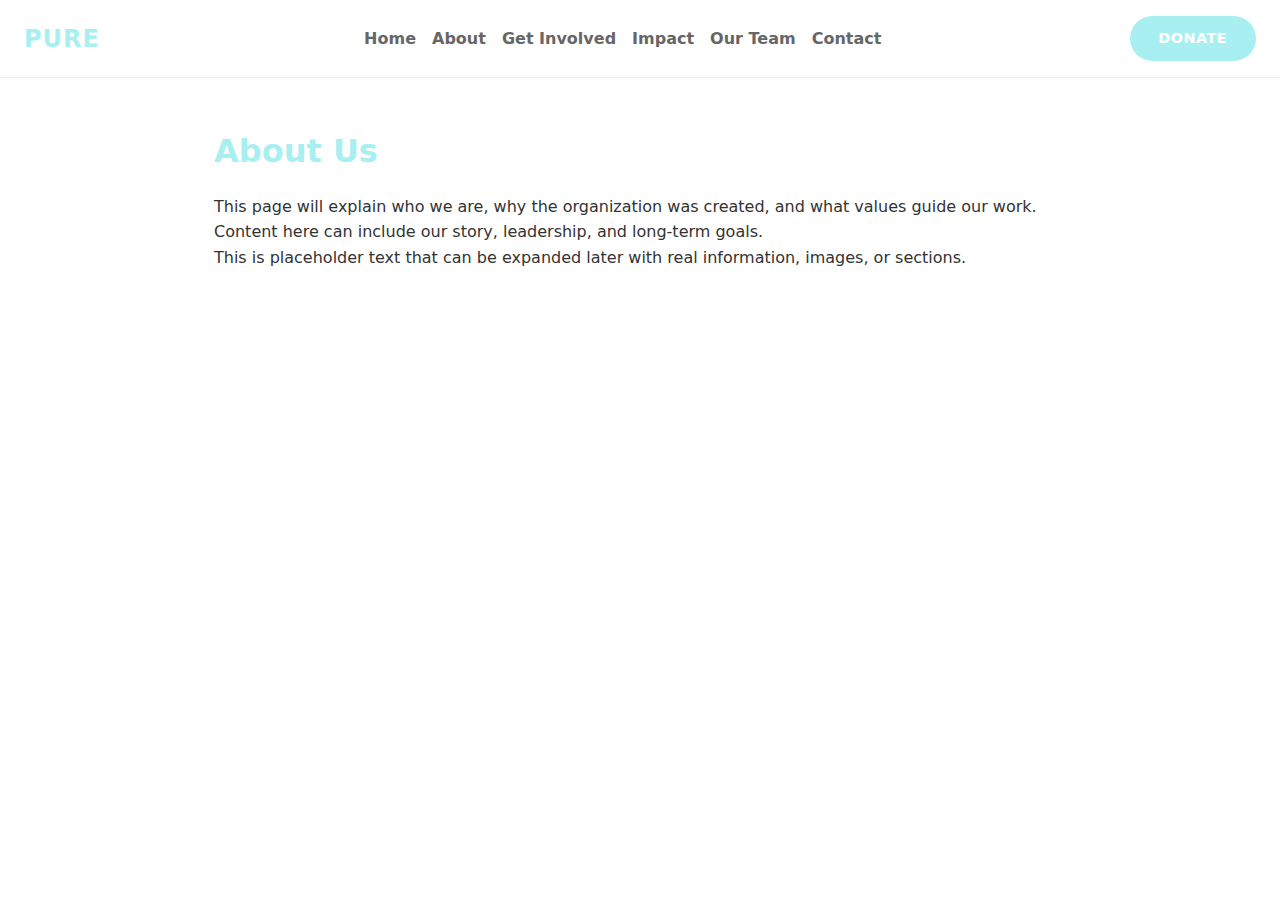
<file: Pages/about.html>
<!DOCTYPE html>
<html lang="en">
<head>
  <meta charset="UTF-8" />
  <meta name="viewport" content="width=device-width, initial-scale=1.0" />
  <meta name="author" content="Jason Nguyen">
  <meta name="contact" content="jasonnugget09@gmail.com">
  <title>PurePatients - About Us</title>

  <!-- IMPORTANT: ../ goes up one folder -->
  <link rel="stylesheet" href="../Style/style.css">
</head>
<body>

  <header>
    <a href="../index.html" style="text-decoration: none;">
        <div class="logo">PURE</div>

    <nav>
      <a href="../index.html">Home</a>
      <a href="about.html">About</a>
      <a href="get-involved.html">Get Involved</a>
      <a href="impact.html">Impact</a>
      <!-- <a href="Pages/giving-tree.html">Giving Tree</a> -->
      <a href="our-team.html">Our Team</a>
      <a href="contact.html">Contact</a>
    </nav>

    <a href="#" class="donate-btn">DONATE</a>
  </header>

  <main style="max-width: 900px; margin: 3rem auto; padding: 0 1.5rem;">
    <h1 style="color:#A7EFF1; margin-bottom:1rem;">About Us</h1>

    <p>
      This page will explain who we are, why the organization was created,
      and what values guide our work. Content here can include our story,
      leadership, and long-term goals.
    </p>

    <p>
      This is placeholder text that can be expanded later with real
      information, images, or sections.
    </p>
  </main>

</body>
</html>
</file>
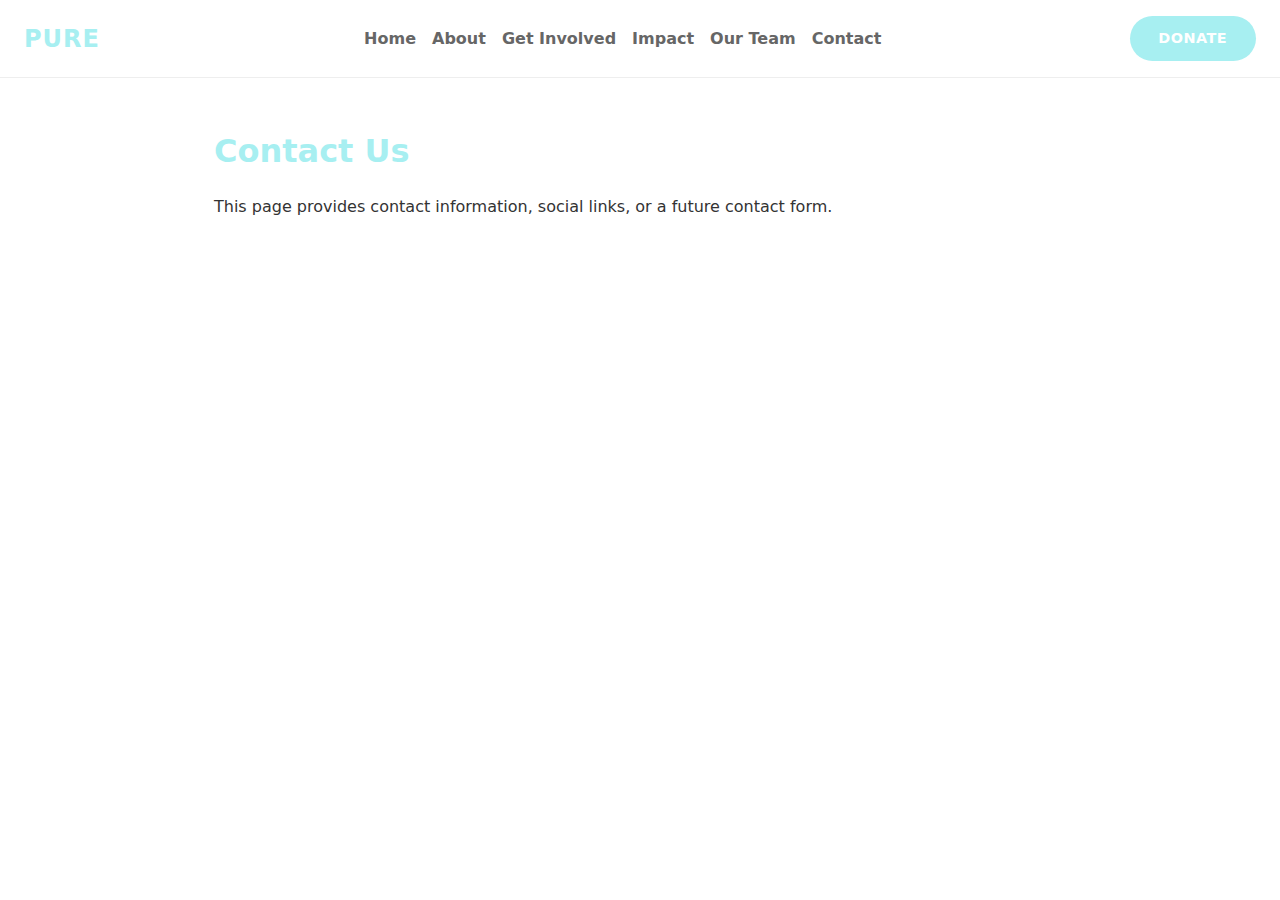
<file: Pages/contact.html>
<!DOCTYPE html>
<html lang="en">
<head>
  <meta charset="UTF-8" />
  <meta name="viewport" content="width=device-width, initial-scale=1.0" />
  <meta name="author" content="Jason Nguyen">
  <meta name="contact" content="jasonnugget09@gmail.com">
  <title>PurePatients - Contact</title>

  <!-- IMPORTANT: ../ goes up one folder -->
  <link rel="stylesheet" href="../Style/style.css">
</head>
<body>

  <header>
    <a href="../index.html" style="text-decoration: none;">
        <div class="logo">PURE</div>
    <nav>
      <a href="../index.html">Home</a>
      <a href="about.html">About</a>
      <a href="get-involved.html">Get Involved</a>
      <a href="impact.html">Impact</a>
      <!-- <a href="Pages/giving-tree.html">Giving Tree</a> -->
      <a href="our-team.html">Our Team</a>
      <a href="contact.html">Contact</a>
    </nav>

    <a href="#" class="donate-btn">DONATE</a>
  </header>

  <main style="max-width: 900px; margin: 3rem auto; padding: 0 1.5rem;">
    <h1 style="color:#A7EFF1; margin-bottom:1rem;">Contact Us</h1>
    <p>
      This page provides contact information, social links, or a future
      contact form.
    </p>
  </main>

</body>
</html>
</file>
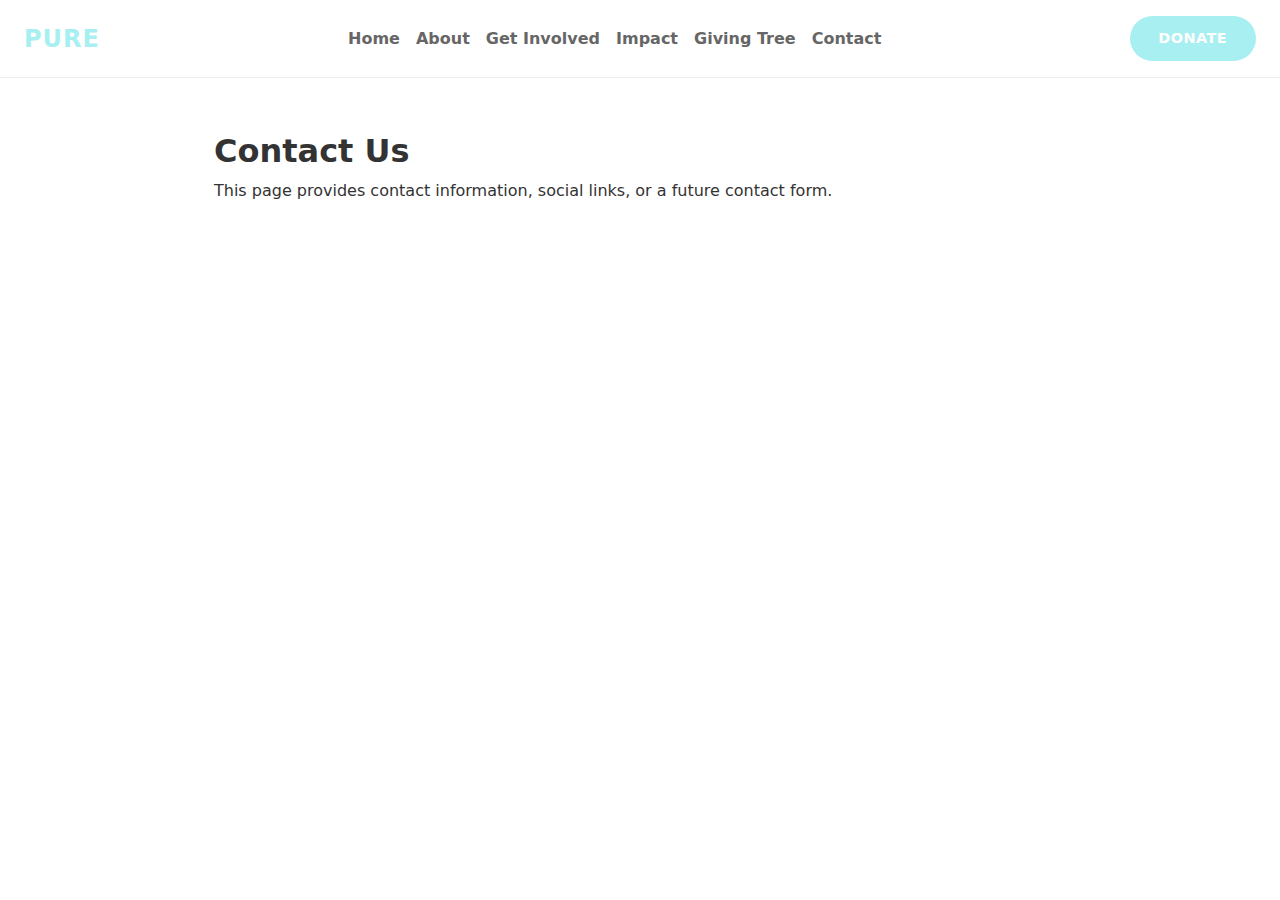
<file: Pages/get-involved.html>
<!DOCTYPE html>
<html lang="en">
<head>
  <meta charset="UTF-8" />
  <meta name="viewport" content="width=device-width, initial-scale=1.0" />
  <title>Get Involved</title>

  <!-- IMPORTANT: ../ goes up one folder -->
  <link rel="stylesheet" href="../Style/style.css">
</head>
<body>

  <header>
    <div class="logo">PURE</div>

    <nav>
      <a href="../index.html">Home</a>
      <a href="about.html">About</a>
      <a href="get-involved.html">Get Involved</a>
      <a href="impact.html">Impact</a>
      <a href="giving-tree.html">Giving Tree</a>
      <a href="contact.html">Contact</a>
    </nav>

    <a href="#" class="donate-btn">DONATE</a>
  </header>

  <main style="max-width: 900px; margin: 3rem auto; padding: 0 1.5rem;">
    <h1>Contact Us</h1>
    <p>
      This page provides contact information, social links, or a future
      contact form.
    </p>
  </main>

</body>
</html>
</file>
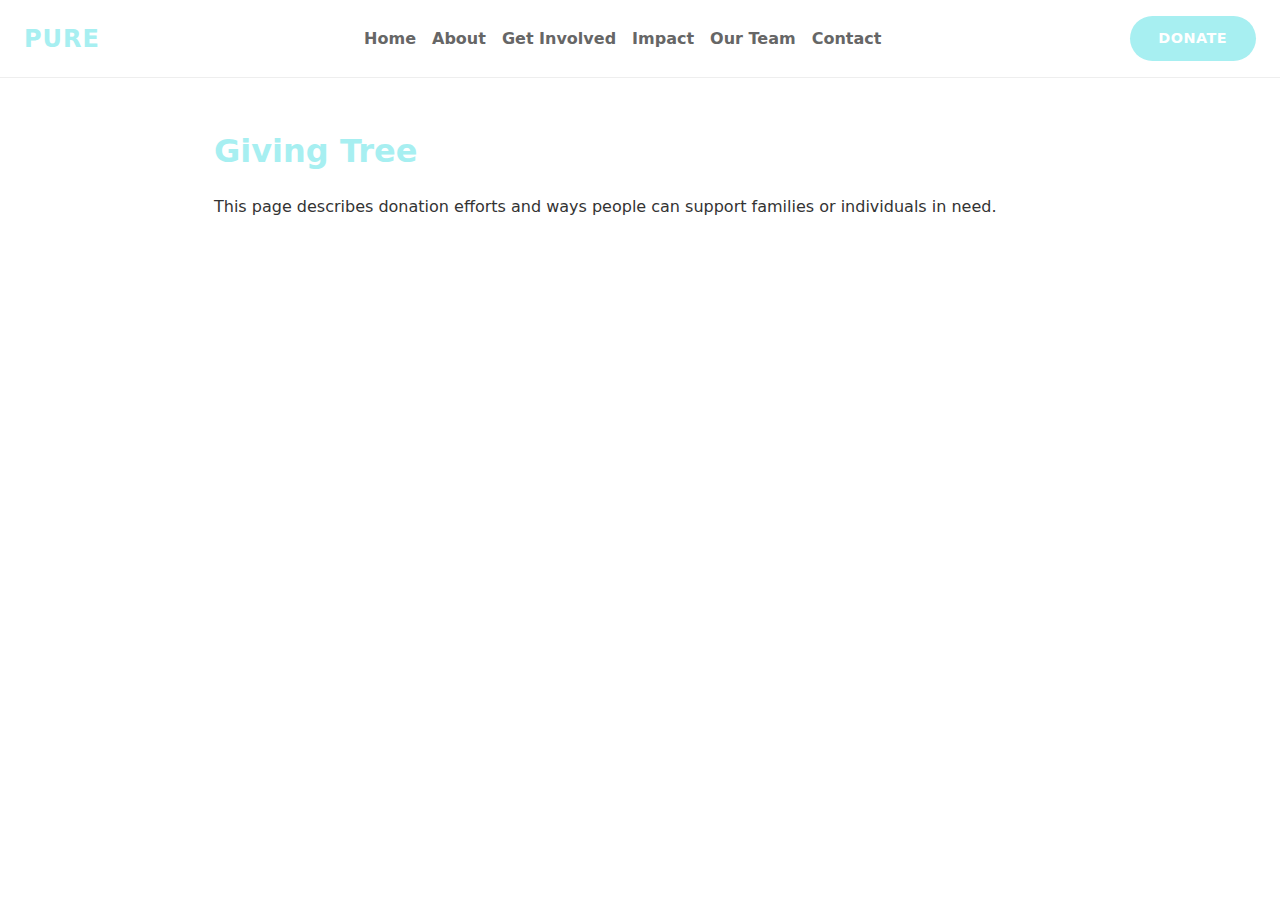
<file: Pages/giving-tree.html>
<!DOCTYPE html>
<html lang="en">
<head>
  <meta charset="UTF-8" />
  <meta name="viewport" content="width=device-width, initial-scale=1.0" />
  <meta name="author" content="Jason Nguyen">
  <meta name="contact" content="jasonnugget09@gmail.com">
  <title>PurePatients - Giving Tree</title>

  <!-- IMPORTANT: ../ goes up one folder -->
  <link rel="stylesheet" href="../Style/style.css">
</head>
<body>

  <header>
    <a href="../index.html" style="text-decoration: none;">
        <div class="logo">PURE</div>
    <nav>
      <a href="../index.html">Home</a>
      <a href="about.html">About</a>
      <a href="get-involved.html">Get Involved</a>
      <a href="impact.html">Impact</a>
      <!-- <a href="Pages/giving-tree.html">Giving Tree</a> -->
      <a href="our-team.html">Our Team</a>
      <a href="contact.html">Contact</a>
    </nav>

    <a href="#" class="donate-btn">DONATE</a>
  </header>

  <main style="max-width: 900px; margin: 3rem auto; padding: 0 1.5rem;">
    <h1 style="color:#A7EFF1; margin-bottom:1rem;">Giving Tree</h1>
    <p>
      This page describes donation efforts and ways people can support
      families or individuals in need.
    </p>
  </main>

</body>
</html>
</file>
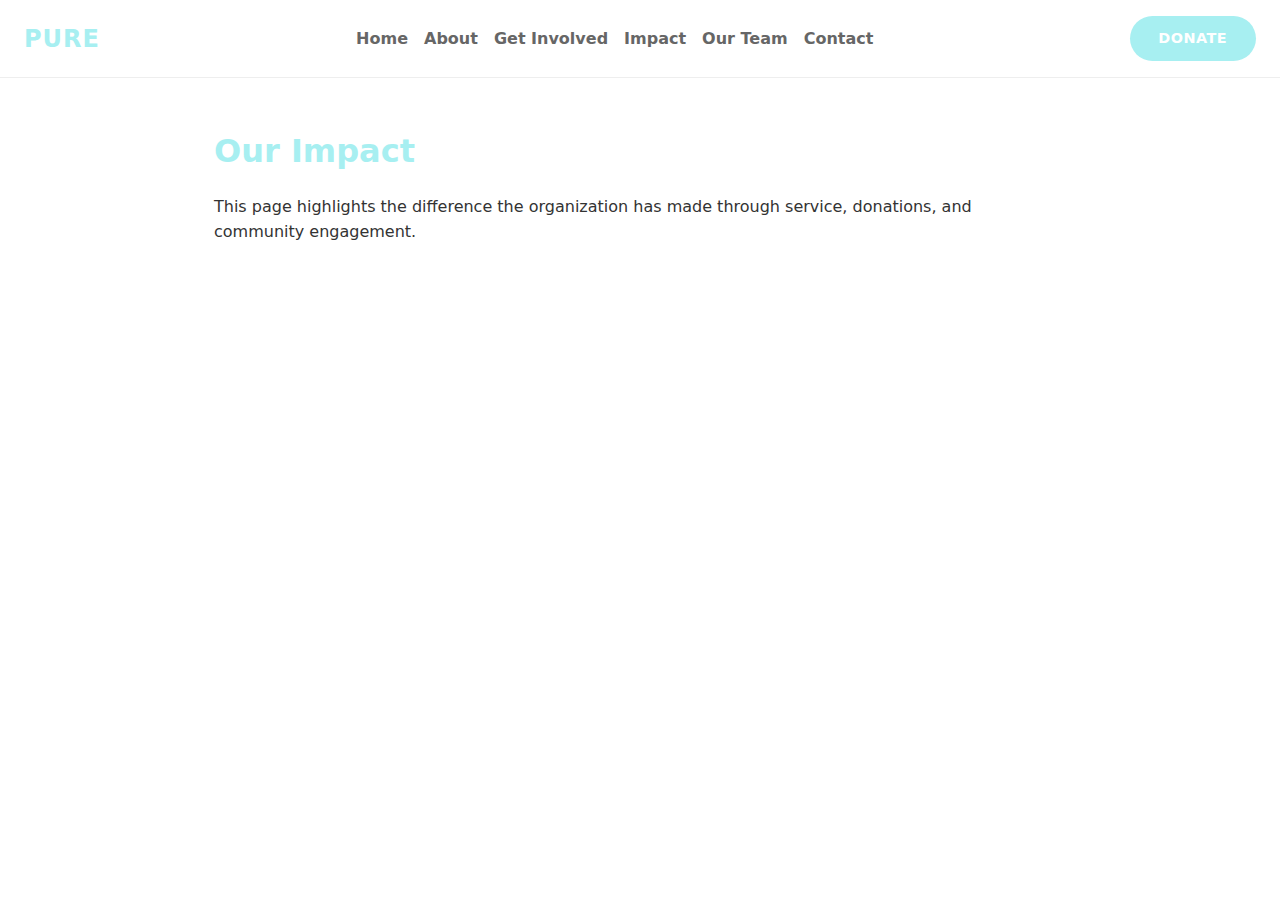
<file: Pages/impact.html>
<!DOCTYPE html>
<html lang="en">
<head>
  <meta charset="UTF-8" />
  <meta name="viewport" content="width=device-width, initial-scale=1.0" />
  <meta name="author" content="Jason Nguyen">
  <meta name="contact" content="jasonnugget09@gmail.com">
  <title>PurePatients - Impact</title>

  <!-- IMPORTANT: ../ goes up one folder -->
  <link rel="stylesheet" href="../Style/style.css">
</head>
<body>

  <header>
    <div class="logo">PURE</div>

    <nav>
      <a href="../index.html">Home</a>
      <a href="about.html">About</a>
      <a href="get-involved.html">Get Involved</a>
      <a href="impact.html">Impact</a>
      <!-- <a href="Pages/giving-tree.html">Giving Tree</a> -->
      <a href="Pages/our-team.html">Our Team</a>
      <a href="contact.html">Contact</a>
    </nav>

    <a href="#" class="donate-btn">DONATE</a>
  </header>

  <main style="max-width: 900px; margin: 3rem auto; padding: 0 1.5rem;">
    <h1 style="color:#A7EFF1; margin-bottom:1rem;">Our Impact</h1>
    <p>
      This page highlights the difference the organization has made through
      service, donations, and community engagement.
    </p>
  </main>

</body>
</html>
</file>
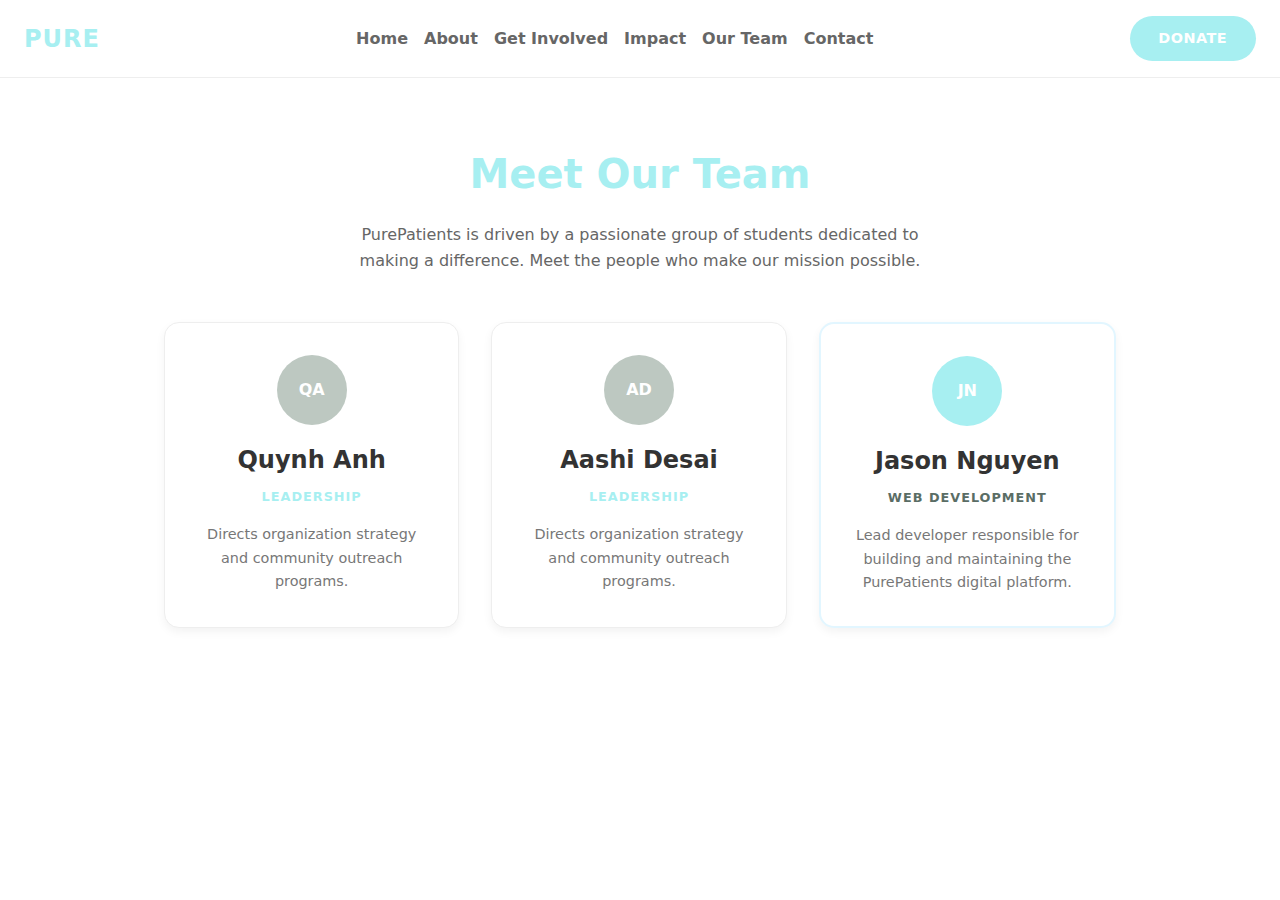
<file: Pages/our-team.html>
<!DOCTYPE html>
<html lang="en">
<head>
  <meta charset="UTF-8" />
  <meta name="viewport" content="width=device-width, initial-scale=1.0" />
  <meta name="author" content="Jason Nguyen">
  <meta name="contact" content="jasonnugget09@gmail.com">
  <title>PurePatients - Our Team</title>
  <link rel="stylesheet" href="../Style/style.css">
</head>
<body>

  <header>
    <div class="logo-container">
      <a href="../index.html" style="text-decoration: none;">
        <div class="logo">PURE</div>
      </a>
    </div>

    <nav>
      <a href="../index.html">Home</a>
      <a href="about.html">About</a>
      <a href="get-involved.html">Get Involved</a>
      <a href="impact.html">Impact</a>
      <!-- <a href="Pages/giving-tree.html">Giving Tree</a> -->
      <a href="our-team.html">Our Team</a>
      <a href="contact.html">Contact</a>
    </nav>

    <a href="#" class="donate-btn">DONATE</a>
  </header>

  <main class="team-main" style="max-width: 1000px; margin: 4rem auto; padding: 0 1.5rem; text-align: center;">
    <h1 style="color:#A7EFF1; font-size: 2.5rem; margin-bottom: 1rem;">Meet Our Team</h1>
    <p style="color: #666; max-width: 600px; margin: 0 auto 3rem;">
      PurePatients is driven by a passionate group of students dedicated to making a difference. 
      Meet the people who make our mission possible.
    </p>

    <div class="team-grid" style="display: flex; flex-wrap: wrap; gap: 2rem; justify-content: center;">
      
      <div class="team-card" style="background: #fff; padding: 2rem; border-radius: 15px; border: 1px solid #eee; min-width: 280px; flex: 1; box-shadow: 0 4px 10px rgba(0,0,0,0.05);">
        <div class="team-avatar" style="width: 70px; height: 70px; background: #BDC8C1; border-radius: 50%; margin: 0 auto 1rem; display: flex; align-items: center; justify-content: center; color: white; font-weight: bold;">QA</div>
        <h2 style="color: #333; margin-bottom: 0.5rem;">Quynh Anh</h2>
        <p class="team-role" style="color: #A7EFF1; font-weight: 600; text-transform: uppercase; font-size: 0.8rem; letter-spacing: 1px;">Leadership</p>
        <p style="font-size: 0.9rem; color: #777; margin-top: 1rem;">Directs organization strategy and community outreach programs.</p>
      </div>

      <div class="team-card" style="background: #fff; padding: 2rem; border-radius: 15px; border: 1px solid #eee; min-width: 280px; flex: 1; box-shadow: 0 4px 10px rgba(0,0,0,0.05);">
        <div class="team-avatar" style="width: 70px; height: 70px; background: #BDC8C1; border-radius: 50%; margin: 0 auto 1rem; display: flex; align-items: center; justify-content: center; color: white; font-weight: bold;">AD</div>
        <h2 style="color: #333; margin-bottom: 0.5rem;">Aashi Desai</h2>
        <p class="team-role" style="color: #A7EFF1; font-weight: 600; text-transform: uppercase; font-size: 0.8rem; letter-spacing: 1px;">Leadership</p>
        <p style="font-size: 0.9rem; color: #777; margin-top: 1rem;">Directs organization strategy and community outreach programs.</p>
      </div>

      <div class="team-card featured" style="background: #fff; padding: 2rem; border-radius: 15px; border: 2px solid #E2F6FF; min-width: 280px; flex: 1; box-shadow: 0 4px 10px rgba(0,0,0,0.05);">
        <div class="team-avatar" style="width: 70px; height: 70px; background: #A7EFF1; border-radius: 50%; margin: 0 auto 1rem; display: flex; align-items: center; justify-content: center; color: white; font-weight: bold;">JN</div>
        <h2 style="color: #333; margin-bottom: 0.5rem;">Jason Nguyen</h2>
        <p class="team-role" style="color: #5A6D65; font-weight: 600; text-transform: uppercase; font-size: 0.8rem; letter-spacing: 1px;">Web Development</p>
        <p style="font-size: 0.9rem; color: #777; margin-top: 1rem;">Lead developer responsible for building and maintaining the PurePatients digital platform.</p>
      </div>

    </div>
  </main>

</body>
</html>
</file>
<file: Style/style.css>
/* RESET + BASE */
* {
  margin: 0;
  padding: 0;
  box-sizing: border-box;
}

html {
  font-size: 16px;
  scroll-behavior: smooth;
}

body {
  font-family: system-ui, -apple-system, BlinkMacSystemFont, "Segoe UI",
    Roboto, Oxygen, Ubuntu, Cantarell, sans-serif;
  background-color: #ffffff;
  color: #333;
  line-height: 1.6;
  overflow-x: hidden; /* Prevents accidental side-scrolling on mobile */
}

/* NAVBAR */
header {
  width: 100%;
  padding: 1rem 1.5rem;
  background: #ffffff;
  display: flex;
  align-items: center;
  justify-content: space-between;
  border-bottom: 1px solid #eee;
  flex-wrap: wrap;
  gap: 1rem;
}

.logo {
  font-size: clamp(1.2rem, 5vw, 1.5rem);
  font-weight: 800;
  color: #A7EFF1;
  white-space: nowrap;
  letter-spacing: 1px;
}

nav {
  display: flex;
  gap: 1rem;
  flex-wrap: wrap;
  justify-content: center;
}

nav a {
  text-decoration: none;
  color: #666;
  font-size: 1rem;       /* Increased from 0.85rem */
  font-weight: 700;       /* Changed from 500 to 700 */
  display: inline-block;
  transition: all 0.3s ease;
}

nav a:hover {
  color: #333;
  transform: translateY(-4px);
}

/* --- UNIVERSAL BUTTONS --- */
.donate-btn, 
.mission-buttons a, 
.feedback-btn {
  display: inline-block;
  background-color: #A7EFF1; 
  color: #ffffff !important;   
  padding: 0.7rem 1.8rem;
  border-radius: 999px;
  text-decoration: none;
  font-size: 0.9rem;
  font-weight: 700;           
  letter-spacing: 0.5px;
  border: none;
  cursor: pointer;
  text-align: center;
  transition: all 0.3s ease;
}

.donate-btn:hover, 
.mission-buttons a:hover, 
.feedback-btn:hover {
  background-color: #5A6D65;   
  transform: translateY(-2px);
  box-shadow: 0 4px 12px rgba(167, 239, 241, 0.4);
}

/* HERO SECTION */
.hero {
  position: relative;
  min-height: 70vh;
  display: flex;
  align-items: flex-end;
  padding: 1.5rem;
  background-image: url("https://media.istockphoto.com/id/1147544807/vector/thumbnail-image-vector-graphic.jpg?s=612x612&w=0&k=20&c=rnCKVbdxqkjlcs3xH87-9gocETqpspHFXu5dIGB4wuM=");
  background-size: cover;
  background-position: center;
}

.mission-card {
  background: #ffffff;
  width: 100%;
  max-width: 520px;
  padding: 2rem;
  border-radius: 1rem;
  box-shadow: 0 10px 25px rgba(0, 0, 0, 0.15);
}

.mission-card h2 {
  font-size: clamp(1.5rem, 6vw, 1.9rem);
  margin-bottom: 1rem;
  color: #A7EFF1;
}

.mission-card p {
  font-size: 1rem;
  color: #555;
  margin-bottom: 1.5rem;
}

.mission-buttons {
  display: flex;
  gap: 0.75rem;
  flex-wrap: wrap;
}

/* --- PROGRAMS SECTION --- */
.programs-section {
  padding: 4rem 1.5rem;
  background-color: #f9f9f9; 
  display: flex;
  justify-content: center;
}

.programs-container {
  max-width: 1100px;
  display: grid;
  grid-template-columns: 1fr 1fr;
  gap: 3rem;
  align-items: center;
}

.programs-image img {
  width: 100%;
  border-radius: 24px;
  box-shadow: 0 20px 40px rgba(0,0,0,0.06);
}

.programs-content h2 {
  font-size: clamp(2rem, 8vw, 2.8rem);
  color: #5A6D65;
  margin-bottom: 1rem;
}

.programs-content > p {
    color: #777;
    margin-bottom: 2.5rem;
    font-size: 1.1rem;
}

.program-item {
  display: flex;
  gap: 1.2rem;
  margin-bottom: 2rem;
}

.program-item i {
  font-size: 1.5rem;
  color: #A7EFF1;
  background: #fff;
  min-width: 50px;
  height: 50px;
  display: flex;
  align-items: center;
  justify-content: center;
  border-radius: 12px;
  box-shadow: 0 5px 15px rgba(0,0,0,0.04);
}

.program-text h3 {
  color: #333;
  margin-bottom: 0.4rem;
  font-size: 1.2rem;
}

/* FEEDBACK SECTION */
.feedback-section {
  padding: 4rem 1.5rem;
  background-color: #ffffff;
}

.feedback-container {
  max-width: 1000px;
  margin: 0 auto;
  display: flex;
  align-items: center;
  gap: 2rem;
  background: #fdfdfd;
  padding: 2rem;
  border-radius: 1.5rem;
  border: 1px solid #f0f0f0;
}

.feedback-content h2 { color: #5A6D65; font-size: clamp(1.5rem, 5vw, 2.2rem); margin-bottom: 1rem; }
.feedback-content p { color: #666; margin-bottom: 2rem; font-size: 1rem; }

.feedback-image {
  flex: 0 0 120px;
  height: 120px;
  background: #f0fbfc;
  border-radius: 50%;
  display: flex;
  align-items: center;
  justify-content: center;
  font-size: 3rem;
  color: #A7EFF1;
}

/* FOOTER */
.main-footer {
  background-color: #BDC8C1;
  padding: 3rem 1.5rem;
  color: #5A6D65;
}

.footer-container {
  max-width: 1200px;
  margin: 0 auto;
  display: flex;
  flex-wrap: wrap;
  justify-content: space-between;
  gap: 2.5rem;
}

.footer-column {
  flex: 1 1 200px; /* Allows columns to grow/shrink and wrap */
}

.footer-column h3 { margin-bottom: 1.2rem; font-size: 1.1rem; color: #4a5852; }
.footer-column ul { list-style: none; }
.footer-column ul li { margin-bottom: 0.6rem; }
.footer-column ul li a { 
  text-decoration: none; 
  color: inherit; 
  transition: 0.3s; 
}

.footer-column ul li a:hover {
  text-decoration: underline;
}
.social-icons { display: flex; gap: 12px; }
.social-icons a {
  width: 36px; height: 36px; border-radius: 50%;
  display: flex; align-items: center; justify-content: center;
  color: #fff; text-decoration: none; transition: 0.3s;
}

.fb { background-color: #1877F2; }
.yt { background-color: #FF0000; }
.tk { background-color: #000000; }
.ig { background-color: #E4405F; }

/* TOOLTIP LOGIC (Computer Only Feeling) */
.tooltip-btn { position: relative; }
.tooltip-btn:hover::after {
  content: attr(data-desc); 
  position: absolute;
  top: 135%;
  left: 50%;
  transform: translateX(-50%);
  background-color: #ffffff; 
  border: 2px solid #A7EFF1; 
  color: #5A6D65;
  padding: 0.5rem 1rem;
  border-radius: 8px;
  font-size: 0.85rem;
  font-weight: 600;
  white-space: nowrap;
  z-index: 100;
  box-shadow: 0 4px 12px rgba(0, 0, 0, 0.08);
  pointer-events: none;
}
.tooltip-btn:hover::before {
  content: "";
  position: absolute;
  top: 115%; 
  left: 50%;
  transform: translateX(-50%);
  border: 10px solid transparent;
  border-bottom-color: #A7EFF1;
  z-index: 100;
}

/* --- MOBILE RESPONSIVE OVERRIDES --- */
@media (max-width: 768px) {
  header {
    justify-content: center; /* Center logo/nav on small screens */
    text-align: center;
  }

  nav {
    width: 100%;
    order: 3; /* Push nav below logo and donate button */
  }

  .programs-container {
    grid-template-columns: 1fr; /* Stack image and text vertically */
    gap: 2.5rem;
  }

  .programs-image {
    order: -1; /* Keep image on top */
  }

  .feedback-container {
    flex-direction: column; /* Stack feedback icon and text */
    text-align: center;
  }

  .feedback-image {
    order: -1; /* Icon on top */
    margin: 0 auto;
  }

  .mission-buttons {
    justify-content: center;
  }

  .footer-container {
    flex-direction: column;
    align-items: center;
    text-align: center;
  }

  .social-icons {
    justify-content: center;
  }
}
/* --- SCROLL ANIMATION STATES --- */
.reveal {
  opacity: 0;
  transform: translateY(30px);
  transition: all 0.8s ease-out;
}

.reveal.active {
  opacity: 1;
  transform: translateY(0);
}
</file>
